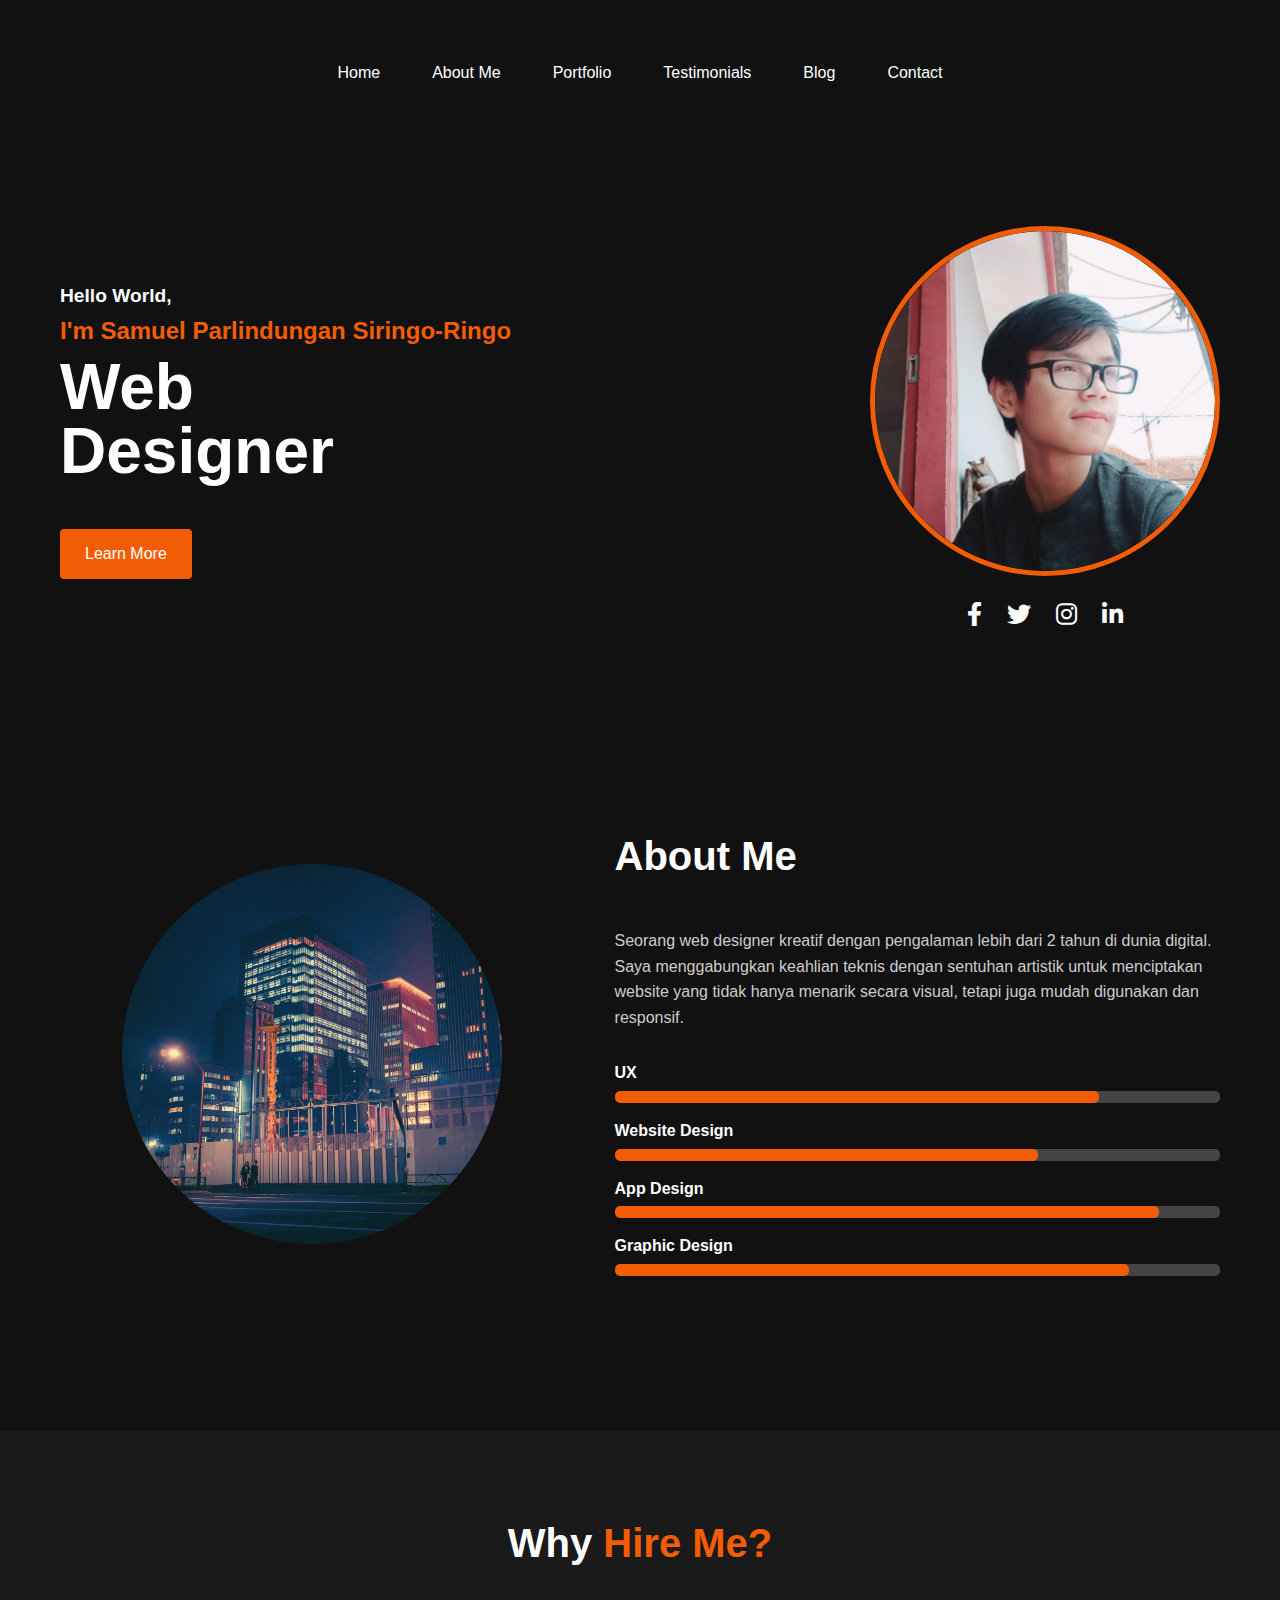
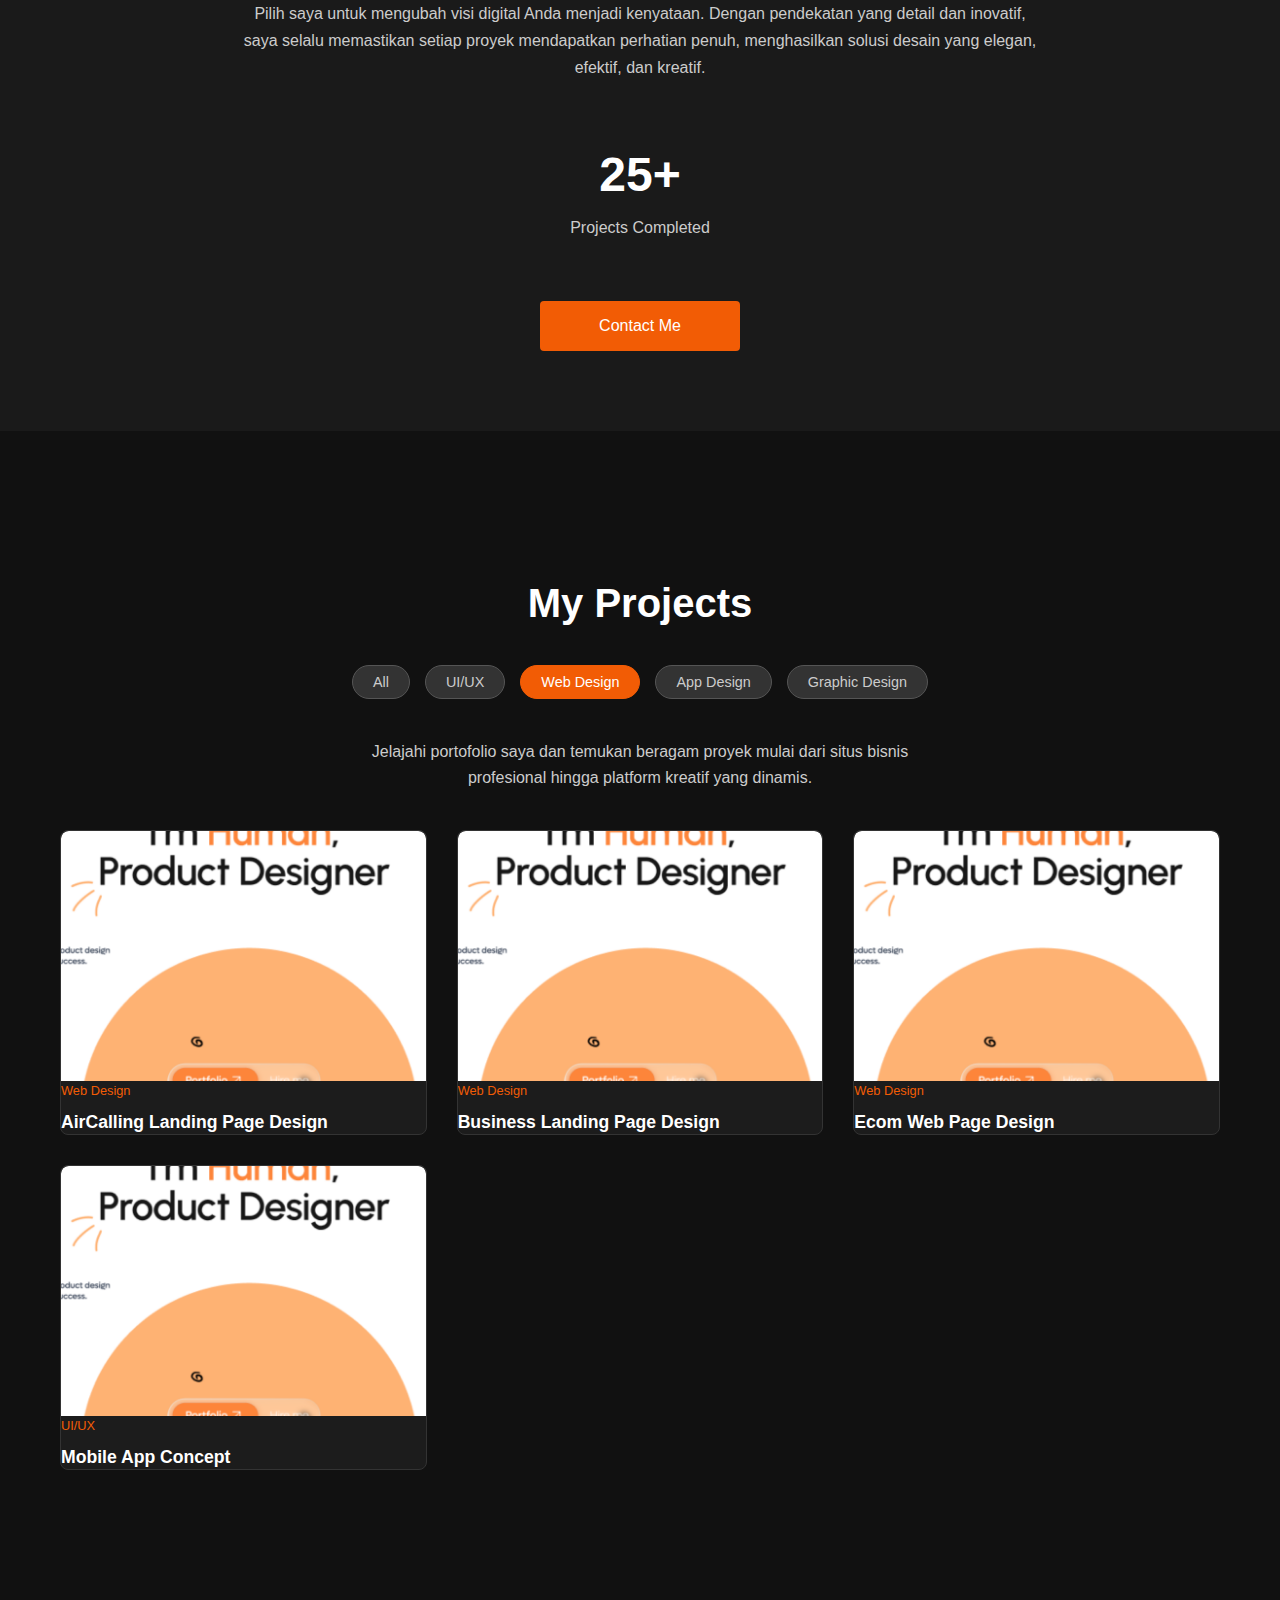
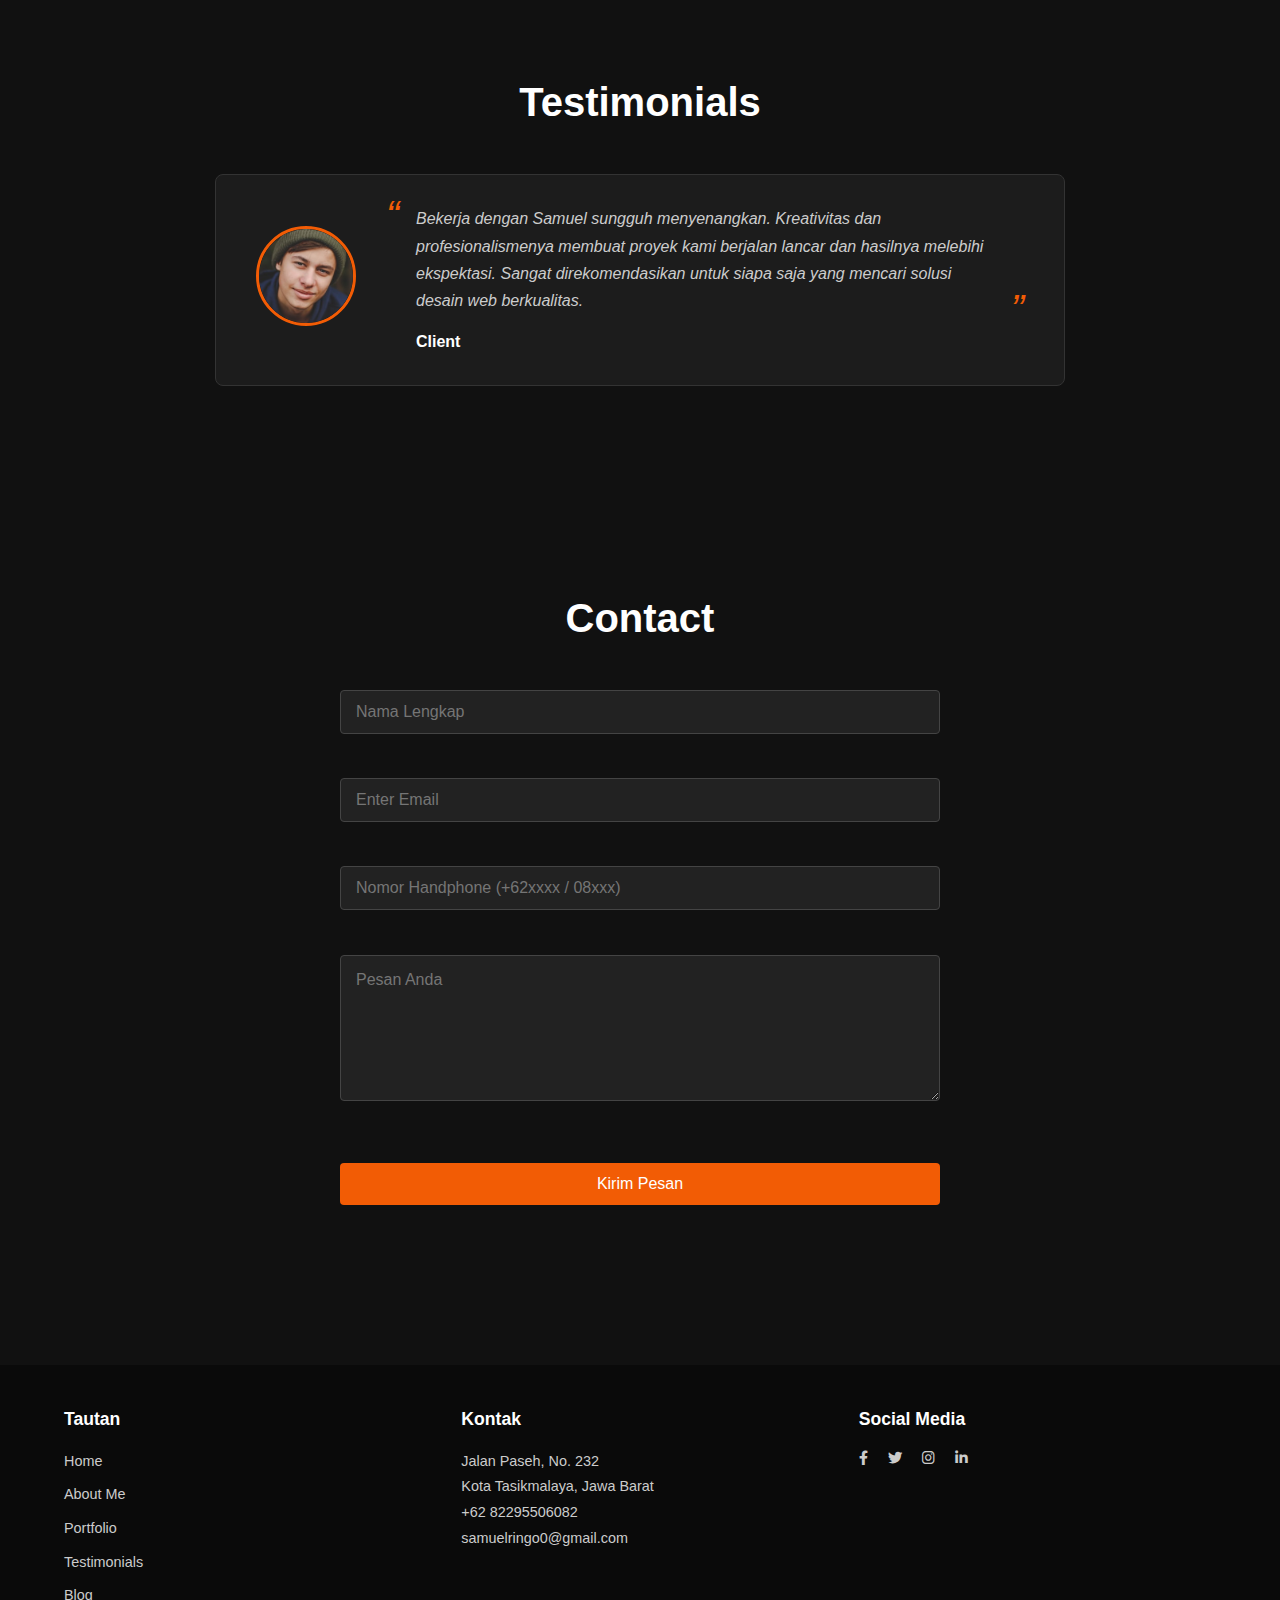
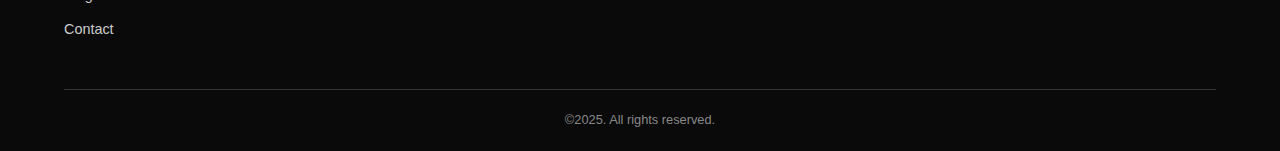
<file: index.html>
<!DOCTYPE html>
<html lang="en">

<head>
  <meta charset="UTF-8" />
  <meta name="viewport" content="width=device-width, initial-scale=1.0">
  <title>Web Designer - Portfolio</title>
  <link rel="stylesheet" href="css/styles.css" />
  <link rel="stylesheet" href="https://cdnjs.cloudflare.com/ajax/libs/font-awesome/6.0.0-beta3/css/all.min.css">
</head>

<body>
  <!-- Header / Hero Section -->
  <header id="home">
    <!-- Hamburger Menu -->
    <button id="menu-toggle" aria-label="Open menu">
      <i class="fas fa-bars"></i>
    </button>

    <!-- Menu Navigasi -->
    <nav id="main-nav">
      <!-- Close Button -->
      <button id="close-menu" aria-label="Close menu">
        <i class="fas fa-times"></i>
      </button>
      <ul>
        <li><a href="#home">Home</a></li>
        <li><a href="#about">About Me</a></li>
        <li><a href="#projects">Portfolio</a></li>
        <li><a href="#testimonials">Testimonials</a></li>
        <li><a href="blog.html">Blog</a></li>
        <li><a href="#contact">Contact</a></li>
      </ul>
    </nav>
  </header>

  <!-- Hero Section -->
  <section id="hero">
    <div class="hero-left">
      <h3>Hello World,</h3>
      <h2>I'm Samuel Parlindungan Siringo-Ringo</h2>
      <h1>Web</br> Designer</br></h1>
      <br>
      <a href="#">Learn More</a>

    </div>
    <div class="hero-right">
      <div class="profile-container">
        <img src="img/profile.png" alt="Foto Profil" />
        <div class="social-media">
          <a href="#"><i class="fab fa-facebook-f"></i></a>
          <a href="#"><i class="fab fa-twitter"></i></a>
          <a href="#"><i class="fab fa-instagram"></i></a>
          <a href="#"><i class="fab fa-linkedin-in"></i></a>
        </div>
      </div>
    </div>
  </section>


  <!-- About Me -->
  <section id="about">
    <div class="about-content">
      <div class="about-image">
        <img src="img/about.png" alt="Foto About" />
      </div>
      <div class="about-text">
        <h2>About Me</h2>
        <p>
          Seorang web designer kreatif dengan pengalaman lebih dari 2 tahun di dunia digital.
          Saya menggabungkan keahlian teknis dengan sentuhan artistik untuk menciptakan website
          yang tidak hanya menarik secara visual, tetapi juga mudah digunakan dan responsif.
        </p>
        <div class="skills">
          <div class="skill">
            <label>UX</label>
            <div class="slider">
              <div class="slider-fill" style="width: 80%;"></div>
            </div>
          </div>
          <div class="skill">
            <label>Website Design</label>
            <div class="slider">
              <div class="slider-fill" style="width: 70%;"></div>
            </div>
          </div>
          <div class="skill">
            <label>App Design</label>
            <div class="slider">
              <div class="slider-fill" style="width:90%;"></div>
            </div>
          </div>
          <div class="skill">
            <label>Graphic Design</label>
            <div class="slider">
              <div class="slider-fill" style="width: 85%;"></div>
            </div>
          </div>
        </div>
      </div>
    </div> 
  </section>


  <!-- Why Hire Me -->
  <section id="why-hire-me">
    <h2>
      <span class="white-text">Why</span>
      <span class="primary-text">Hire Me?</span>
    </h2>
    <div class="why-hire-description">
      <p>
        Pilih saya untuk mengubah visi digital Anda menjadi kenyataan. Dengan pendekatan yang detail
        dan inovatif, saya selalu memastikan setiap proyek mendapatkan perhatian penuh, menghasilkan
        solusi desain yang elegan, efektif, dan kreatif.
      </p>
    </div>
    <br>
    <h3 class="white-text">25+</h3>
    <p>Projects Completed</p>
    <br>
    <a href="#">Contact Me</a>
  </section>


  <!-- My Projects / Portfolio -->
  <section id="projects">
    <h2>My Projects</h2>
    <!-- Category Buttons -->
    <div class="category-container">
      <button class="category-button">All</button>
      <button class="category-button">UI/UX</button>
      <button class="category-button active">Web Design</button>
      <button class="category-button">App Design</button>
      <button class="category-button">Graphic Design</button>
    </div>

    <div class="projects-text">
      <p>
        Jelajahi portofolio saya dan temukan beragam proyek mulai dari situs bisnis profesional
        hingga platform kreatif yang dinamis.
      </p>
    </div>

    <ul>
      <li>
        <img src="img/project.png" alt="Project 1" />
        <span class="project-category">Web Design</span>
        <h3 class="project-title">AirCalling Landing Page Design</h3>
      </li>
      <li>
        <img src="img/project.png" alt="Project 2" />
        <span class="project-category">Web Design</span>
        <h3 class="project-title">Business Landing Page Design</h3>
      </li>
      <li>
        <img src="img/project.png" alt="Project 3" />
        <span class="project-category">Web Design</span>
        <h3 class="project-title">Ecom Web Page Design</h3>
      </li>
      <!-- Add more projects if needed -->
      <li>
        <img src="img/project.png" alt="Project 4" />
        <span class="project-category">UI/UX</span>
        <h3 class="project-title">Mobile App Concept</h3>
      </li>
    </ul>
  </section>



  <!-- Testimonials -->
  <section id="testimonials">
    <h2>Testimonials</h2>
    <article>
      <div class="testimonial-image">
        <img src="img/client.png" alt="Foto Klien 1" />
      </div>
      <div class="testimonial-text">
        <blockquote>
          Bekerja dengan Samuel sungguh menyenangkan. Kreativitas dan profesionalismenya membuat proyek
          kami berjalan lancar dan hasilnya melebihi ekspektasi. Sangat direkomendasikan untuk siapa saja
          yang mencari solusi desain web berkualitas.
        </blockquote>
        <p>Client</p>
      </div>
    </article>
  </section>


  <!-- Contact -->
  <section id="contact">
    <h2>Contact</h2>
    <form id="contactForm" action="#" method="post" novalidate>
      <div class="form-group">
        <input type="text" id="fullName" name="fullName" placeholder="Nama Lengkap" maxlength="100" />
        <span class="error-message" id="fullNameError"></span> 
      </div>
      <div class="form-group">
        <input type="email" id="email" name="email" placeholder="Enter Email" maxlength="100" />
        <span class="error-message" id="emailError"></span>
      </div>
      <div class="form-group">
        <input type="tel" id="phone" name="phone" placeholder="Nomor Handphone (+62xxxx / 08xxx)" maxlength="20" />
        <span class="error-message" id="phoneError"></span> 
      </div>
      <div class="form-group">
        <textarea id="message" name="message" placeholder="Pesan Anda" rows="5" maxlength="500"></textarea>
        <span class="error-message" id="messageError"></span>
      </div>
      <div class="form-group">
        <button type="submit">Kirim Pesan</button>
      </div>
    </form>
  </section>


  <!-- Footer -->
  <footer>
    <div class="footer-content">
      <ul>
        <h3>Tautan</h3>
        <li><a href="#home">Home</a></li>
        <li><a href="#about">About Me</a></li>
        <li><a href="#projects">Portfolio</a></li>
        <li><a href="#testimonials">Testimonials</a></li>
        <li><a href="blog.html">Blog</a></li>
        <li><a href="#contact">Contact</a></li>
      </ul>
      <ul>
        <h3>Kontak</h3>
        <li>
          <a href="#">
            Jalan Paseh, No. 232<br />
            Kota Tasikmalaya, Jawa Barat<br />
            +62 82295506082<br />
            samuelringo0@gmail.com
          </a>
        </li>
      </ul>
      <ul>
        <h3>Social Media</h3>
        <li>
          <div class="footer-social">
            <a href="#"><i class="fab fa-facebook-f"></i></a>
            <a href="#"><i class="fab fa-twitter"></i></a>
            <a href="#"><i class="fab fa-instagram"></i></a>
            <a href="#"><i class="fab fa-linkedin-in"></i></a>
          </div>
        </li>
      </ul>
    </div>
    <p class="footer-copy">©2025. All rights reserved.</p>
  </footer>
  <script src="https://code.jquery.com/jquery-3.6.0.min.js"></script>
  <script src="js/script.js"></script>
</body>

</html>
</file>
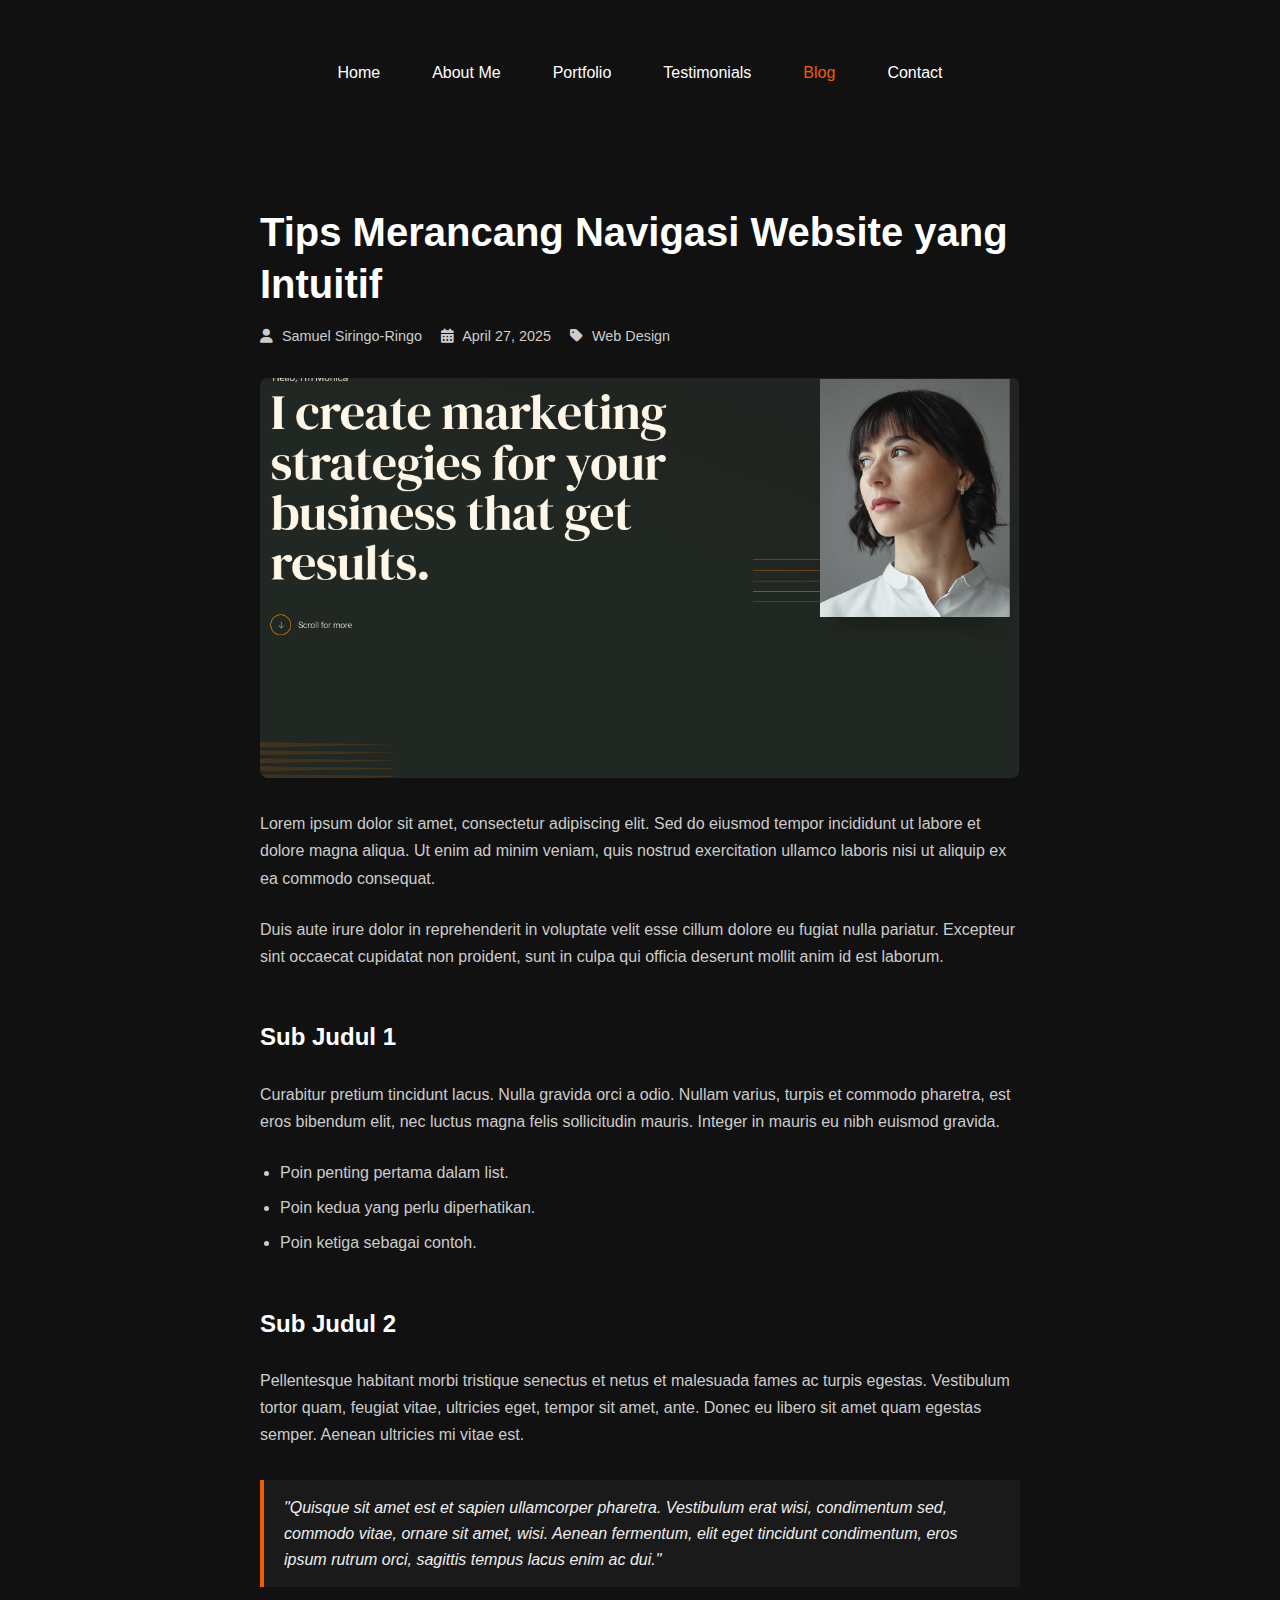
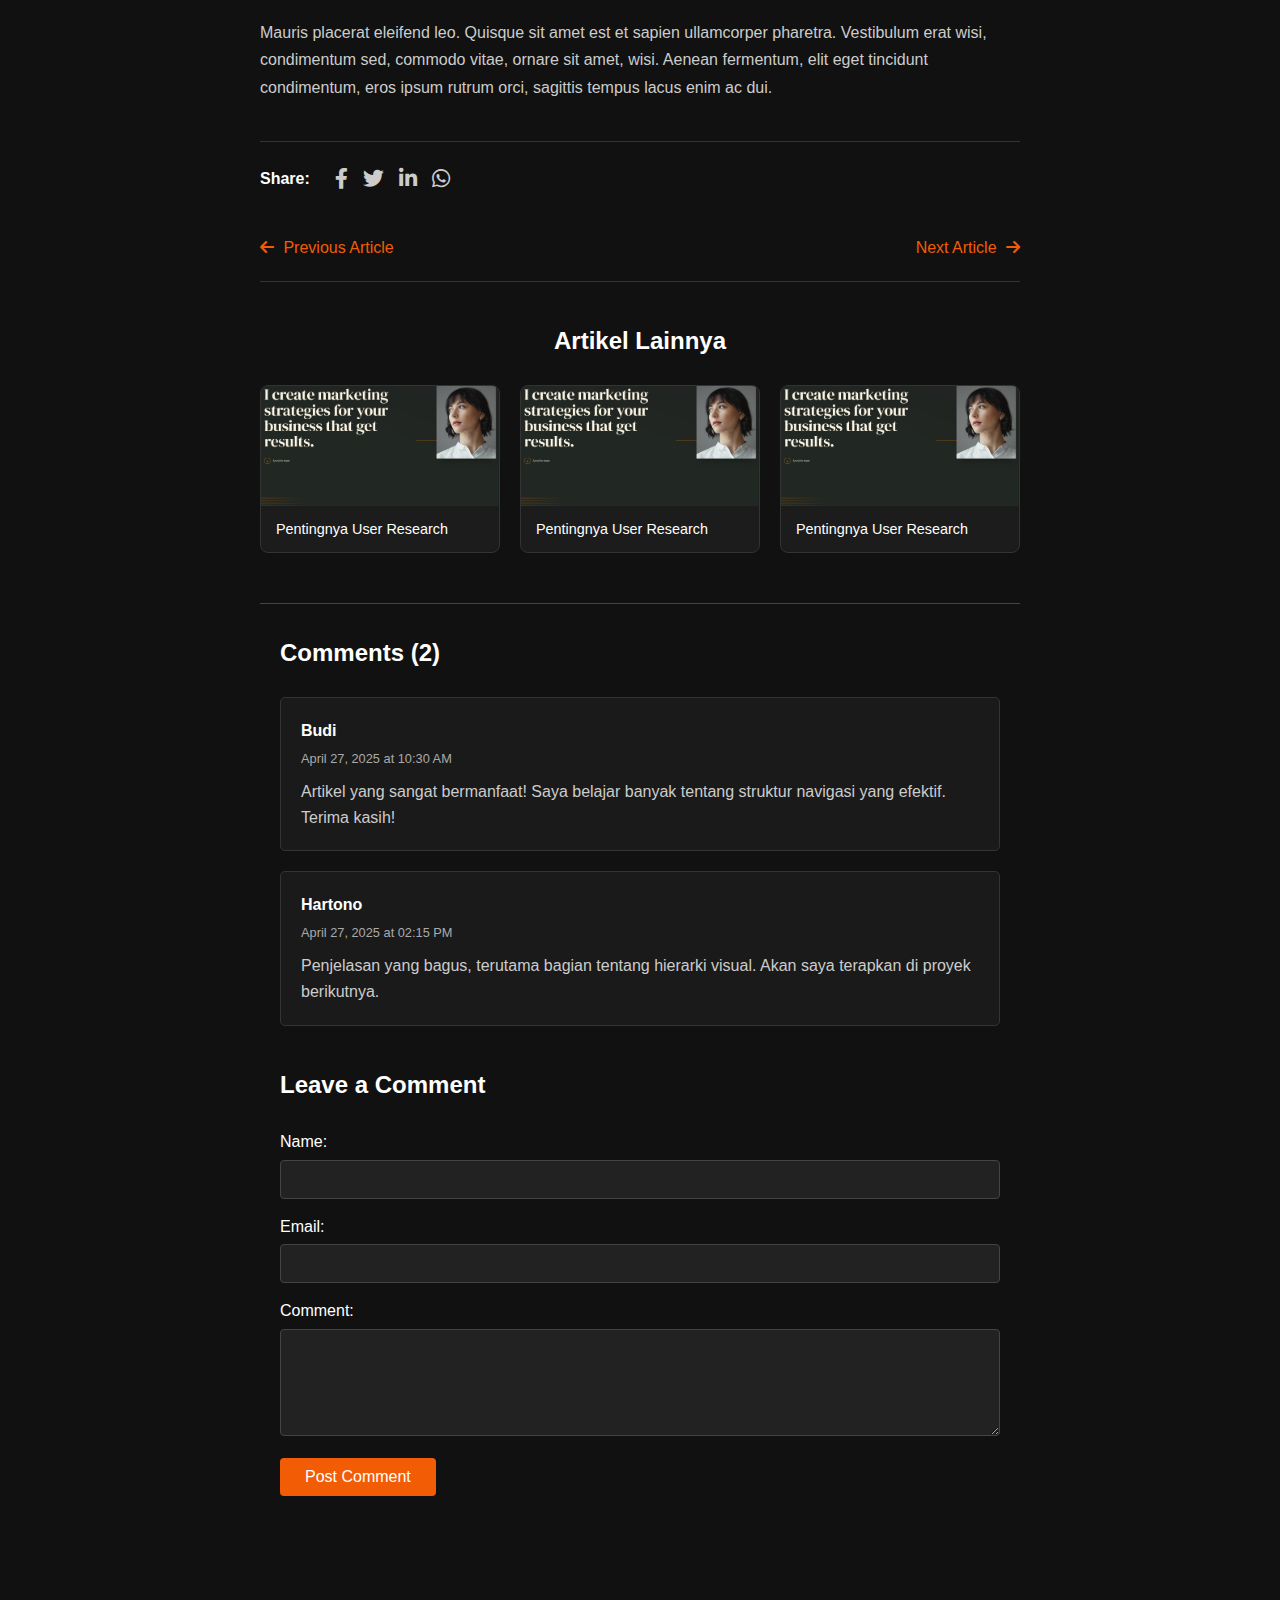
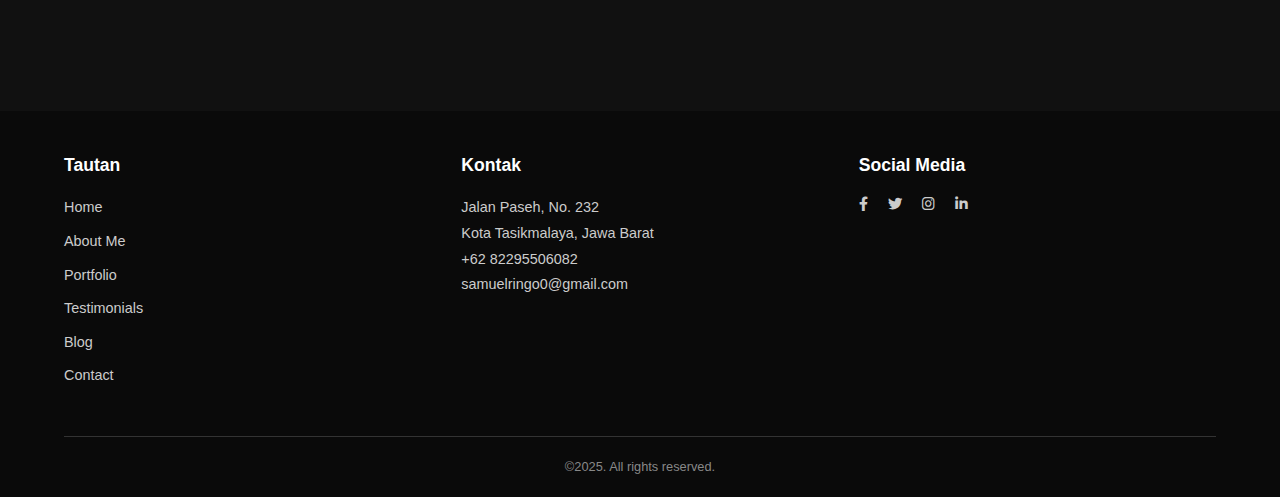
<file: article.html>
<!DOCTYPE html>
<html lang="en">

<head>
    <meta charset="UTF-8" />
    <meta name="viewport" content="width=device-width, initial-scale=1.0">
    <title>Tips Merancang Navigasi Website - Web Designer Portfolio</title>
    <link rel="stylesheet" href="css/styles.css" />
    <link rel="stylesheet" href="https://cdnjs.cloudflare.com/ajax/libs/font-awesome/6.0.0-beta3/css/all.min.css">
</head>

<body>
    <header id="home">
        <button id="menu-toggle" aria-label="Open menu">
            <i class="fas fa-bars"></i>
        </button>
        <nav id="main-nav">
            <button id="close-menu" aria-label="Close menu">
                <i class="fas fa-times"></i>
            </button>
            <ul>
                <li><a href="index.html#home">Home</a></li>
                <li><a href="index.html#about">About Me</a></li>
                <li><a href="index.html#projects">Portfolio</a></li>
                <li><a href="index.html#testimonials">Testimonials</a></li>
                <li><a href="blog.html" class="active">Blog</a></li>
                <li><a href="index.html#contact">Contact</a></li>
            </ul>
        </nav>
    </header>

    <section id="article-content">
        <article>
            <h1>Tips Merancang Navigasi Website yang Intuitif</h1>
            <p class="article-meta">
                <span><i class="fas fa-user"></i> Samuel Siringo-Ringo</span>
                <span><i class="fas fa-calendar-alt"></i> April 27, 2025</span>
                <span><i class="fas fa-tag"></i> Web Design</span>
            </p>
            <img src="img/Screenshot 2025-03-12 at 05-18-47 Monica.png" alt="Featured Image" class="featured-image">


            <div class="article-body">
                <p>Lorem ipsum dolor sit amet, consectetur adipiscing elit. Sed do eiusmod tempor incididunt ut labore
                    et dolore magna aliqua. Ut enim ad minim veniam, quis nostrud exercitation ullamco laboris nisi ut
                    aliquip ex ea commodo consequat.</p>

                <p>Duis aute irure dolor in reprehenderit in voluptate velit esse cillum dolore eu fugiat nulla
                    pariatur. Excepteur sint occaecat cupidatat non proident, sunt in culpa qui officia deserunt mollit
                    anim id est laborum.</p>

                <h2>Sub Judul 1</h2>
                <p>Curabitur pretium tincidunt lacus. Nulla gravida orci a odio. Nullam varius, turpis et commodo
                    pharetra, est eros bibendum elit, nec luctus magna felis sollicitudin mauris. Integer in mauris eu
                    nibh euismod gravida.</p>
                <ul>
                    <li>Poin penting pertama dalam list.</li>
                    <li>Poin kedua yang perlu diperhatikan.</li>
                    <li>Poin ketiga sebagai contoh.</li>
                </ul>

                <h2>Sub Judul 2</h2>
                <p>Pellentesque habitant morbi tristique senectus et netus et malesuada fames ac turpis egestas.
                    Vestibulum tortor quam, feugiat vitae, ultricies eget, tempor sit amet, ante. Donec eu libero sit
                    amet quam egestas semper. Aenean ultricies mi vitae est.</p>

                <blockquote>
                    "Quisque sit amet est et sapien ullamcorper pharetra. Vestibulum erat
                    wisi, condimentum sed, commodo vitae, ornare sit amet, wisi. Aenean fermentum, elit eget tincidunt
                    condimentum, eros ipsum rutrum orci, sagittis tempus lacus enim ac dui."
                </blockquote>

                <p>Mauris placerat eleifend leo. Quisque sit amet est et sapien ullamcorper pharetra. Vestibulum erat
                    wisi, condimentum sed, commodo vitae, ornare sit amet, wisi. Aenean fermentum, elit eget tincidunt
                    condimentum, eros ipsum rutrum orci, sagittis tempus lacus enim ac dui.</p>
            </div>

            <div class="share-buttons">
                <span>Share:</span>
                <a href="#" aria-label="Share on Facebook"><i class="fab fa-facebook-f"></i></a>
                <a href="#" aria-label="Share on Twitter"><i class="fab fa-twitter"></i></a>
                <a href="#" aria-label="Share on LinkedIn"><i class="fab fa-linkedin-in"></i></a>
                <a href="#" aria-label="Share on WhatsApp"><i class="fab fa-whatsapp"></i></a>
            </div>

            <nav class="article-navigation">
                <a href="#" class="prev-post"><i class="fas fa-arrow-left"></i> Previous Article</a>
                <a href="#" class="next-post">Next Article <i class="fas fa-arrow-right"></i></a>
            </nav>

        </article>

        <aside class="related-posts">
            <h3>Artikel Lainnya</h3>
            <ul>
                <li>
                    <img src="img/Screenshot 2025-03-12 at 05-18-47 Monica.png" alt="Related Post 1">
                    <div class="related-title">
                        <a href="#">Pentingnya User Research</a>
                    </div>
                </li>
                <li>
                    <img src="img/Screenshot 2025-03-12 at 05-18-47 Monica.png" alt="Related Post 1">
                    <div class="related-title">
                        <a href="#">Pentingnya User Research</a>
                    </div>
                </li>
                <li>
                    <img src="img/Screenshot 2025-03-12 at 05-18-47 Monica.png" alt="Related Post 1">
                    <div class="related-title">
                        <a href="#">Pentingnya User Research</a>
                    </div>
                </li>
            </ul>
        </aside>


        <section id="comments">
            <h3>Comments (2)</h3>

            <ul class="comment-list">
                <li>
                    <p class="comment-author">Budi</p>
                    <p class="comment-date">April 27, 2025 at 10:30 AM</p>
                    <p class="comment-text">Artikel yang sangat bermanfaat! Saya belajar banyak tentang struktur
                        navigasi yang efektif. Terima kasih!</p>
                </li>
                <li>
                    <p class="comment-author">Hartono</p>
                    <p class="comment-date">April 27, 2025 at 02:15 PM</p>
                    <p class="comment-text">Penjelasan yang bagus, terutama bagian tentang hierarki visual. Akan saya
                        terapkan di proyek berikutnya.</p>
                </li>
            </ul>

            <h3>Leave a Comment</h3>
            <form id="comment-form" action="#" method="post">
                <div class="form-group">
                    <label for="comment-name">Name:</label>
                    <input type="text" id="comment-name" name="comment-name" required>
                </div>
                <div class="form-group">
                    <label for="comment-email">Email:</label>
                    <input type="email" id="comment-email" name="comment-email">
                </div>
                <div class="form-group">
                    <label for="comment-text">Comment:</label>
                    <textarea id="comment-text" name="comment-text" rows="5" required></textarea>
                </div>
                <div class="form-group">
                    <button type="submit">Post Comment</button>
                </div>
            </form>
        </section>

    </section>

    <footer>
        <div class="footer-content">
            <ul>
                <h3>Tautan</h3>
                <li><a href="index.html#home">Home</a></li>
                <li><a href="index.html#about">About Me</a></li>
                <li><a href="index.html#projects">Portfolio</a></li>
                <li><a href="index.html#testimonials">Testimonials</a></li>
                <li><a href="blog.html">Blog</a></li>
                <li><a href="index.html#contact">Contact</a></li>
            </ul>
            <ul>
                <h3>Kontak</h3>
                <li>
                    <a href="#">
                        Jalan Paseh, No. 232<br />
                        Kota Tasikmalaya, Jawa Barat<br />
                        +62 82295506082<br />
                        samuelringo0@gmail.com
                    </a>
                </li>
            </ul>
            <ul>
                <h3>Social Media</h3>
                <li>
                    <div class="footer-social">
                        <a href="#"><i class="fab fa-facebook-f"></i></a>
                        <a href="#"><i class="fab fa-twitter"></i></a>
                        <a href="#"><i class="fab fa-instagram"></i></a>
                        <a href="#"><i class="fab fa-linkedin-in"></i></a>
                    </div>
                </li>
            </ul>
        </div>
        <p class="footer-copy">©2025. All rights reserved.</p>
    </footer>

    <script src="https://code.jquery.com/jquery-3.6.0.min.js"></script>
    <script src="js/script.js"></script>

</body>

</html>
</file>
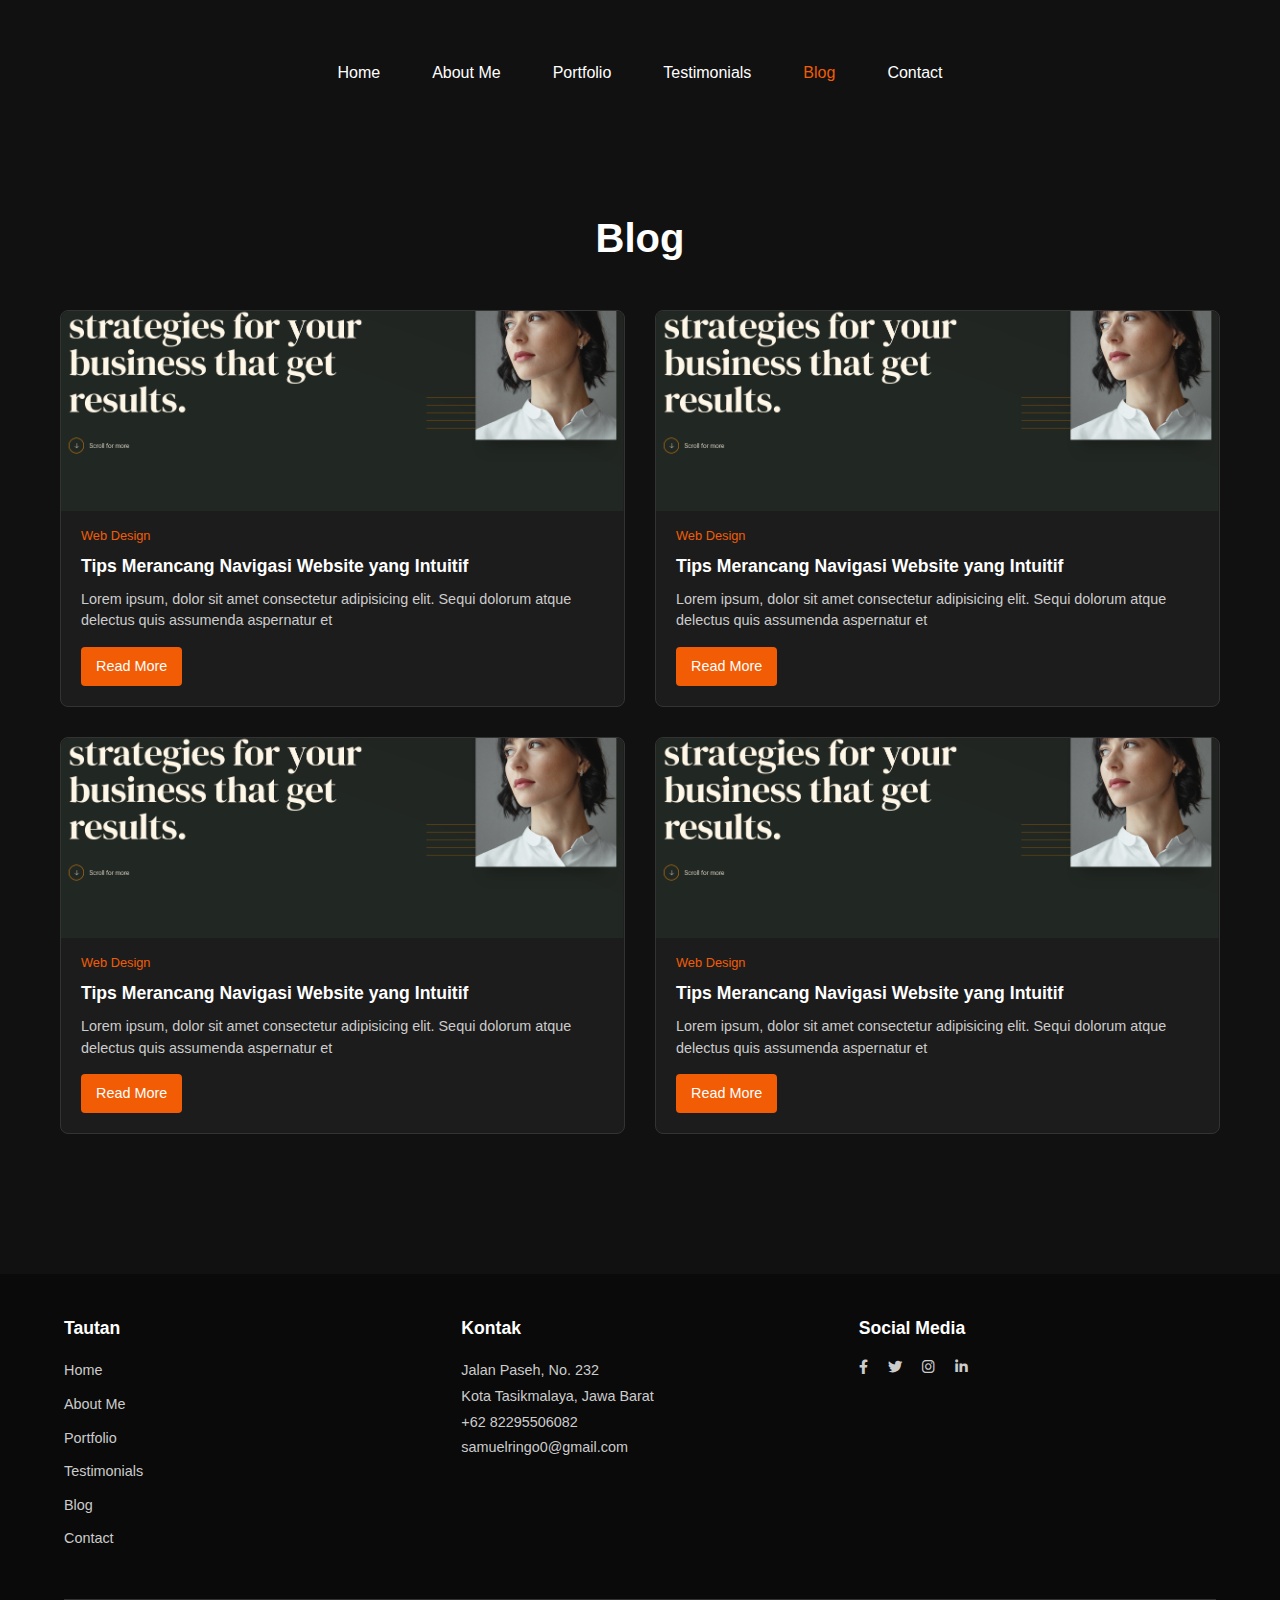
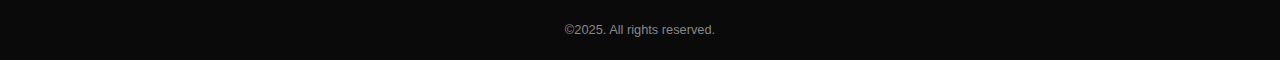
<file: blog.html>
<!DOCTYPE html>
<html lang="en">

<head>
    <meta charset="UTF-8" />
    <meta name="viewport" content="width=device-width, initial-scale=1.0">
    <title>My Blog - Web Designer Portfolio</title>
    <link rel="stylesheet" href="css/styles.css" />
    <link rel="stylesheet" href="https://cdnjs.cloudflare.com/ajax/libs/font-awesome/6.0.0-beta3/css/all.min.css">
</head>

<body>
    <header id="home">
        <button id="menu-toggle" aria-label="Open menu">
            <i class="fas fa-bars"></i>
        </button>
        <nav id="main-nav">
            <button id="close-menu" aria-label="Close menu">
                <i class="fas fa-times"></i>
            </button>
            <ul>
                <li><a href="index.html#home">Home</a></li>
                <li><a href="index.html#about">About Me</a></li>
                <li><a href="index.html#projects">Portfolio</a></li>
                <li><a href="index.html#testimonials">Testimonials</a></li>
                <li><a href="blog.html" class="active">Blog</a></li>
                <li><a href="index.html#contact">Contact</a></li>
            </ul>
        </nav>
    </header>

    <section id="blog-main">
        <h2 style="text-align: center; font-size: 2.5rem; margin-bottom: 40px;">Blog</h2>

        <ul class="blog-post-list">
            <li class="blog-post-item">
                <img src="img/Screenshot 2025-03-12 at 05-18-47 Monica.png" alt="Blog Post">
                <div class="blog-post-content">
                    <span class="post-category">Web Design</span>
                    <h3>Tips Merancang Navigasi Website yang Intuitif</h3>
                    <p>Lorem ipsum, dolor sit amet consectetur adipisicing elit. Sequi dolorum atque delectus quis assumenda aspernatur et</p>
                    <a href="article.html" class="read-more-btn">Read More</a>
                </div>
            </li>

            <li class="blog-post-item">
                <img src="img/Screenshot 2025-03-12 at 05-18-47 Monica.png" alt="Blog Post 1 Thumbnail">
                <div class="blog-post-content">
                    <span class="post-category">Web Design</span>
                    <h3>Tips Merancang Navigasi Website yang Intuitif</h3>
                    <p>Lorem ipsum, dolor sit amet consectetur adipisicing elit. Sequi dolorum atque delectus quis assumenda aspernatur et</p>
                    <a href="article.html" class="read-more-btn">Read More</a>
                </div>
            </li>

            <li class="blog-post-item">
                <img src="img/Screenshot 2025-03-12 at 05-18-47 Monica.png" alt="Blog Post 1 Thumbnail">
                <div class="blog-post-content">
                    <span class="post-category">Web Design</span>
                    <h3>Tips Merancang Navigasi Website yang Intuitif</h3>
                    <p>Lorem ipsum, dolor sit amet consectetur adipisicing elit. Sequi dolorum atque delectus quis assumenda aspernatur et</p>
                    <a href="article.html" class="read-more-btn">Read More</a>
                </div>
            </li>

            <li class="blog-post-item">
                <img src="img/Screenshot 2025-03-12 at 05-18-47 Monica.png" alt="Blog Post 1 Thumbnail">
                <div class="blog-post-content">
                    <span class="post-category">Web Design</span>
                    <h3>Tips Merancang Navigasi Website yang Intuitif</h3>
                    <p>Lorem ipsum, dolor sit amet consectetur adipisicing elit. Sequi dolorum atque delectus quis assumenda aspernatur et</p>
                    <a href="article.html" class="read-more-btn">Read More</a>
                </div>
            </li>

        </ul>
    </section>

    <footer>
        <div class="footer-content">
            <ul>
                <h3>Tautan</h3>
                <li><a href="index.html#home">Home</a></li>
                <li><a href="index.html#about">About Me</a></li>
                <li><a href="index.html#projects">Portfolio</a></li>
                <li><a href="index.html#testimonials">Testimonials</a></li>
                <li><a href="blog.html">Blog</a></li>
                <li><a href="index.html#contact">Contact</a></li>
            </ul>
            <ul>
                <h3>Kontak</h3>
                <li>
                    <a href="#">
                        Jalan Paseh, No. 232<br />
                        Kota Tasikmalaya, Jawa Barat<br />
                        +62 82295506082<br />
                        samuelringo0@gmail.com
                    </a>
                </li>
            </ul>
            <ul>
                <h3>Social Media</h3>
                <li>
                    <div class="footer-social">
                        <a href="#"><i class="fab fa-facebook-f"></i></a>
                        <a href="#"><i class="fab fa-twitter"></i></a>
                        <a href="#"><i class="fab fa-instagram"></i></a>
                        <a href="#"><i class="fab fa-linkedin-in"></i></a>
                    </div>
                </li>
            </ul>
        </div>
        <p class="footer-copy">©2025. All rights reserved.</p>
    </footer>
    <script src="https://code.jquery.com/jquery-3.6.0.min.js"></script>
    <script src="js/script.js"></script>
</body>
</html>
</file>
<file: css/styles.css>
/* 1. Global Style */
* {
  margin: 0;
  padding: 0;
  box-sizing: border-box;
}

:root {
  --primary-color: #f25c05;
  --bg-color: #111;
  --text-color: #fff;
  --light-gray: #ccc;
  --font-family: 'Poppins', sans-serif;
}

html {
  scroll-behavior: smooth;
}

body {
  font-family: var(--font-family);
  background-color: var(--bg-color);
  color: var(--text-color);
  line-height: 1.6;
  overflow-x: hidden;
}

section {
  padding: 60px 20px;
  width: 100%;
  max-width: 1200px;
  margin-left: auto;
  margin-right: auto;
}


/* 2. Header / Navbar */
header {
  width: 100%;
  padding: 60px 5%;
  position: relative;
  display: flex;
  justify-content: center;
  align-items: center;
  z-index: 1000;/
}

/* Hide hamburger */
#menu-toggle,
#close-menu {
  display: none;
  background: none;
  border: none;
  color: var(--text-color);
  font-size: 1.8rem;
  cursor: pointer;
  z-index: 1002;
}

#main-nav ul {
  list-style: none;
  display: flex;
  justify-content: center;
  gap: 2rem;
}

#main-nav ul li a {
  color: var(--text-color);
  text-decoration: none;
  font-weight: 500;
  transition: color 0.3s ease;
  padding: 5px 10px;
}

#main-nav ul li a:hover,
#main-nav ul li a.active {
  color: var(--primary-color);
}

/* 3. Hero Section */
#hero {
  display: flex;
  align-items: center;
  justify-content: space-between;
  flex-wrap: wrap;
  padding-top: 80px;
  padding-bottom: 50px;
  padding-left: 20px;
  gap: 40px;
}

.hero-left {
  flex: 1;
  min-width: 300px;
}

.hero-left h3 {
  font-size: 1.2rem;
  margin-bottom: 5px;
}

.hero-left h2 {
  font-size: 1.5rem;
  margin-bottom: 10px;
  color: var(--primary-color);
  line-height: 1.2;
}

.hero-left h1 {
  font-size: 4rem;
  margin-bottom: 20px;
  line-height: 1;
}

.hero-left a {
  display: inline-block;
  background-color: var(--primary-color);
  color: #fff;
  padding: 12px 25px;
  text-decoration: none;
  border-radius: 4px;
  transition: background-color 0.3s;
}

.hero-left a:hover {
  background-color: #d54c04;
}

.hero-right {
  flex: 1;
  display: flex;
  justify-content: end;
  align-items: center;
  min-width: 300px;
}


.profile-container {
  display: flex;
  flex-direction: column;
  align-items: center;
  gap: 20px;
}


.hero-right img {
  width: 350px;
  height: 350px;
  border-radius: 50%;
  object-fit: cover;
  border: 5px solid var(--primary-color);
}

/* Styling Social Media Icons */
.social-media {
  display: flex;
  justify-content: center;
  gap: 25px;
}

.social-media a {
  color: var(--text-color);
  font-size: 1.5rem;
  transition: color 0.3s;
  text-decoration: none;
}

.social-media a:hover {
  color: var(--primary-color);
}

/* 4. About Me */
#about {
  margin-top: 80px;
  margin-bottom: 80px;
}

#about h2 {
  text-align: left;
  font-size: 2.5rem;
  margin-bottom: 40px;
}

.about-content {
  display: flex;
  align-items: center;
  flex-wrap: wrap;
  gap: 50px;
}

/* Kolom kiri untuk foto */
.about-image {
  flex: 1;
  min-width: 280px;
  text-align: center;
}

.about-image img {
  width: 100%;
  max-width: 380px;
  height: auto;
  border-radius: 8px;
}

/* Kolom kanan untuk teks */
.about-text {
  flex: 1.2;
  min-width: 300px;
  text-align: left;
}

.about-text p {
  margin-bottom: 20px;
  color: var(--light-gray);
}

/* Skills Slider */
.skills {
  margin-top: 30px;
}

.skill {
  margin-bottom: 15px;
}

.skill label {
  display: block;
  margin-bottom: 5px;
  font-weight: bold;
}

.slider {
  width: 100%;
  background-color: #444;
  border-radius: 5px;
  height: 12px;
  overflow: hidden;
}

.slider-fill {
  height: 100%;
  background-color: var(--primary-color);
  width: 0;
  border-radius: 5px;
  transition: width 0.8s ease-in-out;
}


/* 5. Why Hire Me */
#why-hire-me {
  text-align: center;
  background-color: #1a1a1a;
  padding: 80px 20px;
  margin-top: 80px;
  margin-bottom: 80px;
  max-width: none;
}

#why-hire-me .why-hire-content {
  max-width: 1200px;
  margin: 0 auto;
}


#why-hire-me h2 {
  font-size: 2.5rem;
  margin-bottom: 25px;
}

#why-hire-me h2 .white-text {
  color: #fff;
}

#why-hire-me h2 .primary-text {
  color: var(--primary-color);
}

.why-hire-description {
  max-width: 800px;
  margin: 0 auto 30px auto;
}

#why-hire-me p {
  margin-bottom: 15px;
  color: var(--light-gray);
  line-height: 1.7;
}

#why-hire-me h3.white-text {
  font-size: 3rem;
  color: var(--text-color);
  margin-bottom: 0;
}

#why-hire-me a {
  display: inline-block;
  background-color: var(--primary-color);
  color: #fff;
  padding: 12px 30px;
  text-decoration: none;
  border-radius: 4px;
  margin-top: 20px;
  transition: background-color 0.3s;
  width: auto;
  min-width: 200px;
}

#why-hire-me a:hover {
  background-color: #d54c04;
}

/* 6. My Projects / Portfolio */
#projects {
  text-align: center;
  margin-top: 80px;
  margin-bottom: 80px;
}

#projects h2 {
  font-size: 2.5rem;
  margin-bottom: 20px;
  color: #fff;
}

.projects-text {
  max-width: 600px;
  margin: 0 auto 40px auto;
  text-align: center;
}

#projects p {
  color: var(--light-gray);
}

/* Category Buttons */
.category-container {
  display: flex;
  gap: 15px;
  justify-content: center;
  flex-wrap: wrap;
  margin: 30px 0 40px 0;
}

.category-button {
  background-color: #333;
  border: 1px solid #555;
  border-radius: 20px;
  padding: 8px 20px;
  cursor: pointer;
  color: var(--light-gray);
  font-size: 0.9rem;
  transition: background-color 0.3s ease, color 0.3s ease, border-color 0.3s ease;
}

.category-button:hover {
  background-color: #444;
  border-color: #777;
  color: #fff;
}

.category-button.active {
  background-color: var(--primary-color);
  color: #fff;
  border-color: var(--primary-color);
}


/* Grid for projects */
#projects ul {
  list-style: none;
  padding: 0;
  margin: 0;
  display: grid;
  grid-template-columns: repeat(auto-fit, minmax(280px, 1fr));
  gap: 30px;
}

/* Project card */
#projects li {
  background-color: #1c1c1c;
  border-radius: 8px;
  padding: 0;
  text-align: left;
  transition: transform 0.3s, box-shadow 0.3s;
  overflow: hidden;
  border: 1px solid #333;
}

#projects li:hover {
  transform: translateY(-5px);
  box-shadow: 0 8px 15px rgba(0, 0, 0, 0.3);
}

#projects li img {
  width: 100%;
  height: 250px;
  object-fit: cover;
  border-radius: 8px 8px 0 0;
  margin-bottom: 0;
  display: block;
}

/* Container for text content inside the card */
.project-info {
  padding: 15px 20px 20px 20px;
}

/* Category text */
.project-category {
  display: block;
  font-size: 0.8rem;
  color: var(--primary-color);
  margin-bottom: 8px;
  font-weight: 500;
}

/* Project title */
.project-title {
  font-size: 1.1rem;
  color: #fff;
  margin: 0;
  line-height: 1.4;
}


/* 7. Testimonials */
#testimonials {
  margin-top: 80px;
  margin-bottom: 80px;
}

#testimonials h2 {
  font-size: 2.5rem;
  margin-bottom: 40px;
  text-align: center;
}

#testimonials article {
  display: flex;
  flex-wrap: wrap;
  align-items: center;
  justify-content: center;
  background-color: #1c1c1c;
  border-radius: 8px;
  padding: 30px 40px;
  max-width: 850px;
  margin: 0 auto;
  color: var(--text-color);
  gap: 30px;
  border: 1px solid #333;
}

.testimonial-text {
  flex: 1;
  min-width: 300px;
  position: relative;
  text-align: left;
}

.testimonial-text blockquote {
  font-style: italic;
  margin-bottom: 15px;
  position: relative;
  color: var(--light-gray);
  padding: 0 30px;
  line-height: 1.7;
}

.testimonial-text p {
  margin-left: 30px;
  font-weight: bold;
  color: #fff;
  margin-top: 10px;
}

.testimonial-image {
  text-align: center;
}

.testimonial-image img {
  width: 100px;
  height: 100px;
  border-radius: 50%;
  object-fit: cover;
  border: 3px solid var(--primary-color);
}

/* Quote marks styling */
.testimonial-text blockquote::before,
.testimonial-text blockquote::after {
  color: var(--primary-color);
  font-size: 2.5rem;
  position: absolute;
  line-height: 1;
}

.testimonial-text blockquote::before {
  content: "“";
  left: 0;
  top: -10px;
}

.testimonial-text blockquote::after {
  content: "”";
  right: 0;
  bottom: -15px;
}


/* 8. Contact */
#contact {
  margin-top: 80px;
  margin-bottom: 80px;
  text-align: center;
}

#contact h2 {
  font-size: 2.5rem;
  margin-bottom: 40px;
}

#contact form {
  max-width: 600px;
  margin: 0 auto;
}

#contact .form-group {
  margin-bottom: 20px;
  text-align: left;
}

#contact form input[type="text"],
#contact form input[type="email"],
#contact form input[type="tel"],
#contact form textarea {
  width: 100%;
  padding: 12px 15px;
  background-color: #222;
  border: 1px solid #444;
  border-radius: 4px;
  color: var(--text-color);
  font-size: 1rem;
  font-family: inherit;
  margin-bottom: 5px;
  transition: border-color 0.3s, box-shadow 0.3s;
}

#contact form textarea {
  min-height: 130px;
  resize: vertical;
  line-height: 1.5;
}

#contact form input[type="text"]:focus,
#contact form input[type="email"]:focus,
#contact form input[type="tel"]:focus,
#contact form textarea:focus {
  outline: none;
  border-color: var(--primary-color);
  box-shadow: 0 0 0 3px rgba(242, 92, 5, 0.25);
}

.error-message {
  color: #f77;
  font-size: 0.85em;
  display: block;
  min-height: 1.2em;
  margin-top: 3px;
}

#contact form .input-error {
  border-color: #f77;
}

#contact form button[type="submit"] {
  background-color: var(--primary-color);
  color: #fff;
  border: none;
  padding: 12px 30px;
  border-radius: 4px;
  cursor: pointer;
  transition: background-color 0.3s;
  width: 100%;
  height: auto;
  font-size: 1rem;
  font-weight: 500;
  margin-top: 10px;
}

#contact form button[type="submit"]:hover {
  background-color: #d54c04;
}


/* 9. Footer */
footer {
  background-color: #0a0a0a;
  padding: 40px 0 20px 0;
  color: var(--light-gray);
  margin-top: 80px;
}

.footer-content {
  display: flex;
  justify-content: space-around;
  flex-wrap: wrap;
  gap: 40px;
  width: 90%;
  max-width: 1200px;
  margin: 0 auto 40px auto;
}

.footer-content ul {
  list-style: none;
  padding: 0;
  text-align: left;
  flex: 1;
  min-width: 200px;
}

.footer-content ul h3 {
  margin-bottom: 15px;
  color: #fff;
  font-size: 1.1rem;
}

/* Footer links */
.footer-content ul li {
  margin-bottom: 8px;
}

.footer-content ul li a {
  color: var(--light-gray);
  text-decoration: none;
  font-size: 0.9rem;
  line-height: 1.5;
  transition: color 0.3s;
}

.footer-content ul li a:hover {
  color: var(--primary-color);
}

.footer-content ul li a[href="#"] {
  cursor: default;
  pointer-events: none;
}

/* Footer Social Media */
.footer-social {
  display: flex;
  gap: 20px;
  font-size: 1.2rem;
}

.footer-social a {
  color: var(--light-gray);
  text-decoration: none;
  transition: color 0.3s;
}

.footer-social a:hover {
  color: var(--primary-color);
}

/* Copyright */
.footer-copy {
  text-align: center;
  font-size: 0.8rem;
  color: #888;
  margin-top: 20px;
  padding-top: 20px;
  border-top: 1px solid #333;
  width: 90%;
  max-width: 1200px;
  margin-left: auto;
  margin-right: auto;

}

/* Medium Screens */
@media (max-width: 992px) {
  .hero-left h1 {
    font-size: 3.5rem;
  }

  .hero-right img {
    width: 300px;
    height: 300px;
  }

  #about h2,
  #projects h2,
  #testimonials h2,
  #contact h2 {
    font-size: 2.2rem;
  }

  .footer-content {
    gap: 30px;
  }

  .footer-content ul {
    min-width: 180px;
    /* Adjust min-width */
  }
}

@media (max-width: 768px) {
  header {
    justify-content: flex-end;
    padding: 15px 5%;
  }

  #menu-toggle {
    display: block;
    /* Show hamburger */
    position: fixed;
    top: 20px;
    right: 20px;
    z-index: 1002;
    background: none;
    border: none;
    color: var(--text-color);
    font-size: 1.8rem;
    cursor: pointer;
    opacity: 1;
    pointer-events: auto;
    transition: opacity 0.3s ease;
  }

  body.sidebar-is-active #menu-toggle {
    opacity: 0;
    pointer-events: none;
  }

  #main-nav {
    position: fixed;
    top: 0;
    right: -100%;
    width: 280px;
    height: 100%;
    background-color: #1a1a1a;
    box-shadow: -5px 0 15px rgba(0, 0, 0, 0.2);
    transition: right 0.4s cubic-bezier(0.25, 0.46, 0.45, 0.94);
    z-index: 1001;
    padding: 60px 20px 20px 20px;
    display: flex;
    flex-direction: column;
  }

  #main-nav.active {
    right: 0;
  }

  #close-menu {
    display: block;
    position: absolute;
    top: 15px;
    right: 15px;
    font-size: 1.5rem;
    background: none;
    border: none;
    color: var(--text-color);
    cursor: pointer;
    z-index: 1003;
  }

  #main-nav ul {
    flex-direction: column;
    gap: 1rem;
    margin-top: 20px;
    width: 100%;
    text-align: left;
  }

  #main-nav ul li {
    width: 100%;
  }

  #main-nav ul li a {
    display: block;
    padding: 12px 15px;
    font-size: 1.1rem;
    border-radius: 4px;
    transition: background-color 0.2s ease, color 0.2s ease;
  }

  #main-nav ul li a:hover {
    background-color: rgba(242, 92, 5, 0.1);
    color: var(--primary-color);
  }


  /* Hero Section */
  #hero {
    flex-direction: column;
    text-align: center;
    padding-top: 80px;
  }

  .hero-left h1 {
    font-size: 2.8rem;
    line-height: 1.1;
  }

  .hero-left h2 {
    font-size: 1.3rem;
  }

  .hero-right {
    justify-content: center;
    margin-top: 20px;
  }

  .hero-right img {
    width: 250px;
    height: 250px;
  }



  /* About Section  */
  #about {
    margin-top: 40px;
    margin-bottom: 40px;
  }

  #about h2 {
    text-align: center;
    font-size: 2rem;
    margin-bottom: 30px;
  }

  .about-content {
    flex-direction: column;
    gap: 30px;
  }

  .about-image img {
    max-width: 300px;
    margin-bottom: 10px;
  }

  .about-text {
    text-align: center;
  }

  .skills {
    margin-top: 25px;
  }

  /* Why Hire Me  */
  #why-hire-me {
    padding: 60px 20px;
    margin-top: 40px;
    margin-bottom: 40px;
  }

  #why-hire-me h2 {
    font-size: 2rem;
  }

  .why-hire-description {
    max-width: 90%;
  }

  #why-hire-me h3.white-text {
    font-size: 2.5rem;
  }

  #why-hire-me a {
    width: 80%;
    max-width: 250px;
    padding: 12px 20px;
  }

  /* Projects Section  */
  #projects {
    margin-top: 40px;
    margin-bottom: 40px;
  }

  #projects h2 {
    font-size: 2rem;
  }

  #projects ul {
    grid-template-columns: repeat(auto-fit, minmax(250px, 1fr));
    gap: 20px;
  }

  .category-container {
    gap: 10px;
  }

  .category-button {
    padding: 6px 15px;
    font-size: 0.85rem;
  }

  /* Testimonials Section  */
  #testimonials {
    margin-top: 40px;
    margin-bottom: 40px;
  }

  #testimonials h2 {
    font-size: 2rem;
    margin-bottom: 30px;
  }

  #testimonials article {
    flex-direction: column;
    text-align: center;
    padding: 25px;
    gap: 20px;
  }

  .testimonial-image img {
    width: 80px;
    height: 80px;
  }

  .testimonial-text blockquote {
    padding: 0 10px;
    font-size: 0.95rem;
  }

  .testimonial-text blockquote::before,
  .testimonial-text blockquote::after {
    font-size: 2rem;
  }

  .testimonial-text blockquote::before {
    top: -5px;
  }

  .testimonial-text blockquote::after {
    bottom: -10px;
  }

  .testimonial-text p {
    text-align: center;
    margin-left: 0;
  }

  /* Contact Section  */
  #contact {
    margin-top: 40px;
    margin-bottom: 40px;
  }

  #contact h2 {
    font-size: 2rem;
  }

  #contact .form-group {
    margin-bottom: 15px;
  }

  /* Footer  */
  footer {
    margin-top: 40px;
    padding-top: 30px;
  }

  .footer-content {
    flex-direction: column;
    align-items: center;
    text-align: center;
    gap: 30px;
  }

  .footer-content ul {
    text-align: center;
    width: 100%;
    max-width: 300px;
  }

  .footer-content ul h3 {
    margin-bottom: 10px;
  }

  .footer-social {
    justify-content: center;
  }

  .footer-copy {
    width: 90%;
    font-size: 0.75rem;
  }
}

@media (max-width: 480px) {
  .hero-left h1 {
    font-size: 2.2rem;
  }

  .hero-left h2 {
    font-size: 1.1rem;
  }

  .hero-right img {
    width: 200px;
    height: 200px;
  }

  #about h2,
  #projects h2,
  #testimonials h2,
  #contact h2,
  #why-hire-me h2 {
    font-size: 1.8rem;
  }

  .testimonial-text blockquote {
    font-size: 0.9rem;
  }

  #contact form input[type="text"],
  #contact form input[type="email"],
  #contact form input[type="tel"],
  #contact form textarea,
  #contact form button[type="submit"] {
    padding: 10px 12px;
    font-size: 0.95rem;
  }

  .footer-content ul h3 {
    font-size: 1rem;
  }

  .footer-content ul li a,
  .footer-copy {
    font-size: 0.8rem;
  }
}

.error-message {
  color: #f77;
  font-size: 0.85em;
  display: block;
  min-height: 1.2em;
  margin-top: 3px;
}

#contact form .input-error {
  border-color: #f77;
}

#blog-main ul.blog-post-list {
  list-style: none;
  padding: 0;
  margin: 40px 0 0 0; 
  display: grid;
  grid-template-columns: repeat(2, 1fr);
  gap: 30px; 
}

#blog-main li.blog-post-item {
  background-color: #1c1c1c;
  border-radius: 8px;
  text-align: left;
  transition: transform 0.3s, box-shadow 0.3s;
  overflow: hidden;
  border: 1px solid #333;
  display: flex;
  flex-direction: column;
}
#blog-main li.blog-post-item:hover {
  transform: translateY(-5px);
  box-shadow: 0 8px 15px rgba(0, 0, 0, 0.3);
}

#blog-main li.blog-post-item img {
  width: 100%;
  height: 200px; 
  object-fit: cover;
  border-radius: 8px 8px 0 0;
  display: block;
}
#blog-main .blog-post-content {
  padding: 15px 20px 20px 20px;
  flex-grow: 1;
  display: flex;
  flex-direction: column;
}
#blog-main .blog-post-content .post-category {
   display: block;
   font-size: 0.8rem;
   color: var(--primary-color);
   margin-bottom: 8px;
   font-weight: 500;
}
#blog-main .blog-post-content h3 {
   font-size: 1.1rem;
   color: #fff;
   margin: 0 0 10px 0; 
   line-height: 1.4;
}
#blog-main .blog-post-content p {
  font-size: 0.9rem;
  color: var(--light-gray);
  line-height: 1.5;
  margin-bottom: 15px;
  flex-grow: 1; 
}
#blog-main .blog-post-content .read-more-btn {
   display: inline-block;
   align-self: flex-start; 
   background-color: var(--primary-color);
   color: #fff;
   padding: 8px 15px;
   text-decoration: none;
   border-radius: 4px;
   font-size: 0.9rem;
   transition: background-color 0.3s;
   margin-top: auto; 
}
#blog-main .blog-post-content .read-more-btn:hover {
   background-color: #d54c04;
}

@media (max-width: 768px) {
  #blog-main ul.blog-post-list {
      grid-template-columns: 1fr;
  }
   #blog-main h2 {
      font-size: 2rem; 
  }
}

#article-content {
  max-width: 800px;
  margin-left: auto;
  margin-right: auto;
}

#article-content img.featured-image {
  width: 100%;
  height: auto;
  max-height: 400px;
  object-fit: cover;
  border-radius: 8px;
  margin-bottom: 25px;
}

#article-content h1 {
  font-size: 2.5rem;
  margin-bottom: 15px;
  line-height: 1.3;
}

#article-content .article-meta {
  font-size: 0.9rem;
  color: var(--light-gray);
  margin-bottom: 30px;
}

#article-content .article-meta span {
  margin-right: 15px;
}

#article-content .article-meta i {
  margin-right: 5px;
}

.article-body p {
  color: var(--light-gray);
  margin-bottom: 1.5em;
  line-height: 1.7;
}

.article-body h2,
.article-body h3 {
  color: #fff;
  margin-top: 2em;
  margin-bottom: 1em;
}

.article-body ul,
.article-body ol {
  color: var(--light-gray);
  margin-left: 20px;
  margin-bottom: 1.5em;
  line-height: 1.7;
}

.article-body li {
  margin-bottom: 0.5em;
}

.article-body blockquote {
  margin: 2em 0;
  padding: 15px 20px;
  background-color: #1a1a1a;
  border-left: 4px solid var(--primary-color);
  font-style: italic;
  color: #eee;
}

.share-buttons {
  margin: 40px 0;
  padding-top: 20px;
  border-top: 1px solid #333;
  display: flex;
  align-items: center;
  gap: 15px;
}

.share-buttons span {
  font-weight: bold;
  margin-right: 10px;
}

.share-buttons a {
  color: var(--light-gray);
  font-size: 1.3rem;
  transition: color 0.3s;
}

.share-buttons a:hover {
  color: var(--primary-color);
}

.article-navigation {
  display: flex;
  justify-content: space-between;
  margin-bottom: 40px;
  padding-bottom: 20px;
  border-bottom: 1px solid #333;
}

.article-navigation a {
  color: var(--primary-color);
  text-decoration: none;
  font-weight: 500;
  transition: color 0.3s;
}

.article-navigation a:hover {
  color: #fff;
}

.article-navigation .prev-post i {
  margin-right: 5px;
}

.article-navigation .next-post i {
  margin-left: 5px;
}

.related-posts {
  margin-bottom: 50px;
}

.related-posts h3 {
  font-size: 1.5rem;
  margin-bottom: 25px;
  color: #fff;
  text-align: center;
}

.related-posts ul {
  list-style: none;
  padding: 0;
  display: grid;
  grid-template-columns: repeat(auto-fit, minmax(200px, 1fr));
  gap: 20px;
}

.related-posts li {
  background-color: #1c1c1c;
  border-radius: 8px;
  overflow: hidden;
  border: 1px solid #333;
}

.related-posts li img {
  width: 100%;
  height: 120px;
  object-fit: cover;
  display: block;
}

.related-posts li .related-title {
  padding: 10px 15px;
}

.related-posts li .related-title a {
  color: #fff;
  text-decoration: none;
  font-size: 0.9rem;
  line-height: 1.4;
  transition: color 0.3s;
}

.related-posts li .related-title a:hover {
  color: var(--primary-color);
}

#comments {
  margin-top: 50px;
  padding-top: 30px;
  border-top: 1px solid #444;
}

#comments h3 {
  font-size: 1.5rem;
  margin-bottom: 25px;
  color: #fff;
}

.comment-list {
  list-style: none;
  padding: 0;
  margin-bottom: 40px;
}

.comment-list li {
  background-color: #1a1a1a;
  padding: 20px;
  border-radius: 5px;
  margin-bottom: 20px;
  border: 1px solid #333;
}

.comment-author {
  font-weight: bold;
  color: #fff;
  margin-bottom: 5px;
}

.comment-date {
  font-size: 0.8rem;
  color: #aaa;
  margin-bottom: 10px;
}

.comment-text {
  color: var(--light-gray);
  line-height: 1.6;
}

#comment-form .form-group {
  margin-bottom: 15px;
}

#comment-form label {
  display: block;
  margin-bottom: 5px;
  font-weight: 500;
}

#comment-form input[type="text"],
#comment-form input[type="email"],
#comment-form textarea {
  width: 100%;
  padding: 10px 12px;
  background-color: #222;
  border: 1px solid #444;
  border-radius: 4px;
  color: var(--text-color);
  font-size: 0.95rem;
  font-family: inherit;
}

#comment-form textarea {
  min-height: 100px;
  resize: vertical;
}

#comment-form input:focus,
#comment-form textarea:focus {
  outline: none;
  border-color: var(--primary-color);
  box-shadow: 0 0 0 2px rgba(242, 92, 5, 0.2);
}

#comment-form button[type="submit"] {
  background-color: var(--primary-color);
  color: #fff;
  border: none;
  padding: 10px 25px;
  border-radius: 4px;
  cursor: pointer;
  transition: background-color 0.3s;
  font-size: 1rem;
  font-weight: 500;
}

#comment-form button[type="submit"]:hover {
  background-color: #d54c04;
}

@media (max-width: 768px) {
  #article-content h1 {
      font-size: 2rem;
  }

  .related-posts ul {
      grid-template-columns: repeat(auto-fit, minmax(180px, 1fr));
  }

}

@media (max-width: 480px) {
  #article-content h1 {
      font-size: 1.8rem;
  }
}
</file>
